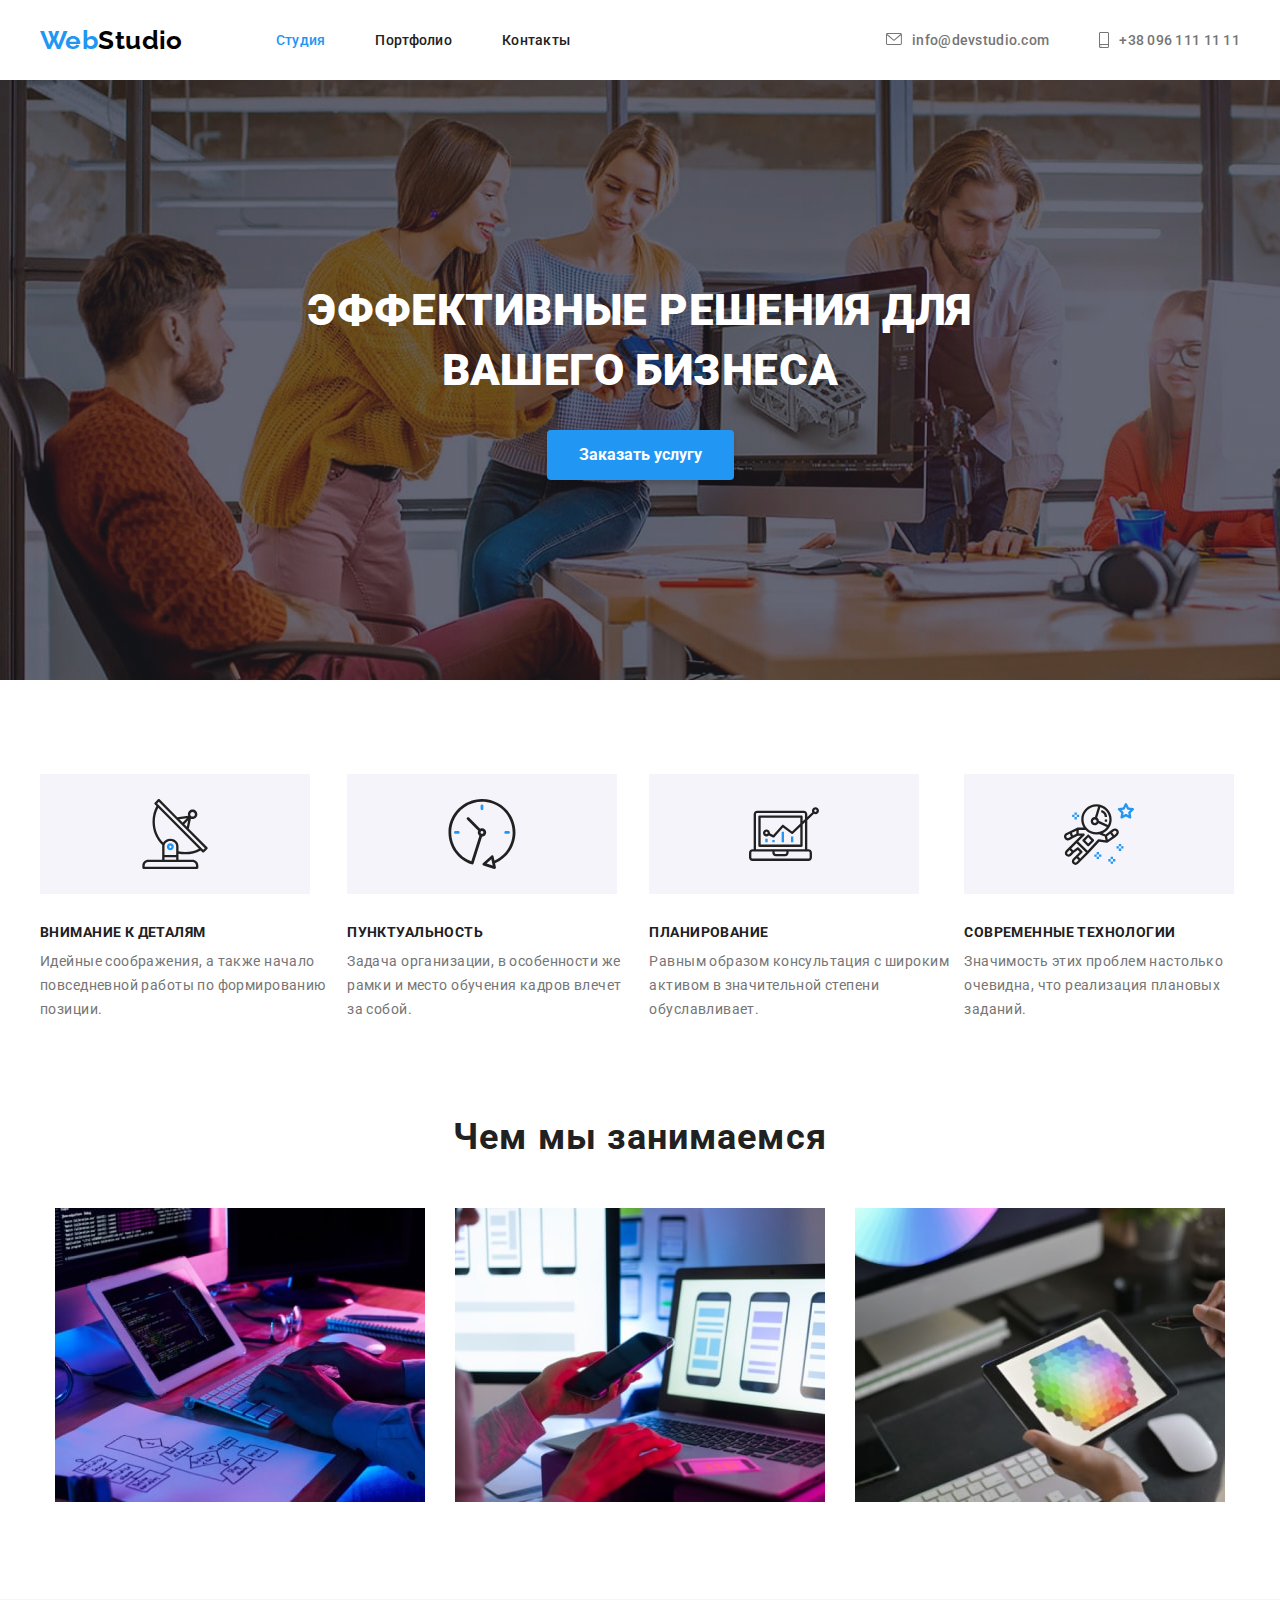
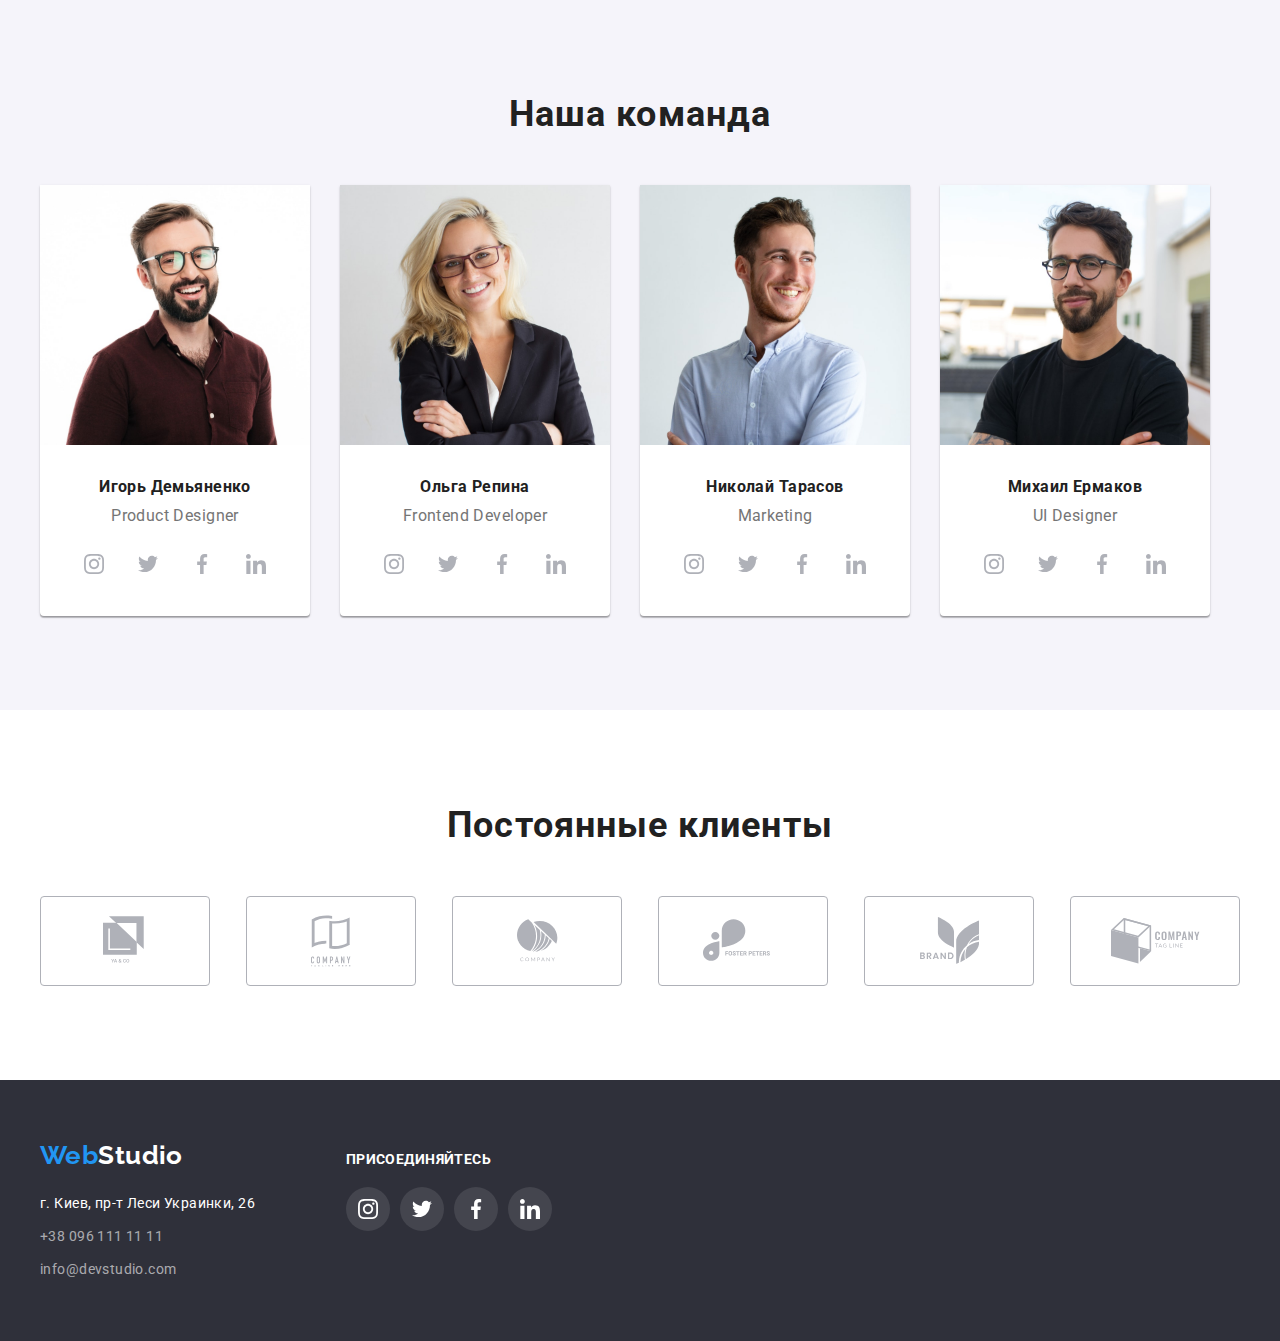
<file: index.html>
<!DOCTYPE html>
<html lang="ru">
<head>
    <meta charset="UTF-8">
    <meta name="viewport" content="width=device-width, initial-scale=1.0">
    <title>Document</title>
    <link rel="stylesheet" href="https://cdnjs.cloudflare.com/ajax/libs/modern-normalize/1.0.0/modern-normalize.min.css



">
<link href="https://fonts.googleapis.com/css2?family=Raleway:wght@700&family=Roboto:wght@400;500;700&display=swap"
    rel="stylesheet">
   <link rel="stylesheet" href="./css/style.css">
</head>
<body>
    
    <header class="header">

        <div class="container">
            <a class="logotyp" href="index.html">Web<span>Studio</span></a>
        <nav class="navigation">
            <ul class="main-nav">
                <li class="item"><a class="nav-link-active" href="index.html">Студия</a></li>
                <li class="item"><a class="nav-link" href="portfolio.html">Портфолио</a></li>
                <li class="item"><a class="nav-link" href="index.html">Контакты</a></li>
            </ul>
        </nav>
        <ul class="contacts">
            <li class="item tell">
            
                <a class="tel-link nav-link" href="mailto:info@devstudio.com">
                    
                        <svg class="icon-heder" width="16" height="14">
                            <use href="./images/sprite.svg#icon-envelope">
                            </use>
                        </svg>
                    
                info@devstudio.com</a></li>
            <li class="item mail">
            
                <a class="nav-link" href="tel:+380961111111">
                    
                        <svg class="icon-heder" width="10" height="16">
                            <use href="./images/sprite.svg#icon-smartphone">
                            </use>
                        </svg>
                           
                    +38 096 111 11 11</a></li>
        </ul>
        </div>
    </header>
    <main>
        <!--Hero-->
        <section class="hero">
            <div class="container">
                <div class="container-hero">
            <h1 class="hero-title">ЭФФЕКТИВНЫЕ РЕШЕНИЯ 
                
                ДЛЯ ВАШЕГО БИЗНЕСА</h1>
                
                <button type="button" class="button-on">Заказать услугу</button>
            
            </div>
            </div>
        </section>
        
        <section class="future-section">
            <div class="container">
        
            <h2 class="visually-hidden">Будущее</h2>
            <ul class="future"> 
               <li class="future-tittle"> 
                <div class="antenna">
                    <svg width="70" height="70">
                        <use href="./images/sprite.svg#icon-antenna">
                    
                        </use>
                    </svg>
                </div>
                <h3 class="subtittle">Внимание к деталям</h3>
                <p class="discription">Идейные соображения, 
                а также начало повседневной 
                работы по формированию позиции.</p>
                </li>
       
                <li class="future-tittle"> 
                    <div class="antenna">
                        <svg width="70" height="70">
                            <use href="./images/sprite.svg#icon-clock">
                        
                            </use>
                        </svg>
                    </div>
                    <h3 class="subtittle">Пунктуальность</h3>
                    <p class="discription">Задача организации,
                    в особенности же рамки
                    и место обучения кадров влечет за собой.
                    </p>
                </li>
        
                <li class="future-tittle">
                    <div class="antenna">
                        <svg width="70" height="70">
                            <use href="./images/sprite.svg#icon-diagram">
                        
                            </use>
                        </svg>
                    </div>
                    <h3 class="subtittle">Планирование</h3>
                    <p class="discription">Равным образом консультация
                    с широким активом в значительной
                    степени обуславливает.
                    </p>
                </li>
        
                <li class="future-tittle">
                    <div class="antenna">
                        <svg width="70" height="70">
                            <use href="./images/sprite.svg#icon-astronaut">
                        
                            </use>
                        </svg>
                    </div>
                    <h3 class="subtittle">Современные технологии</h3>
                    <p class="discription">Значимость этих проблем
                    настолько очевидна,
                    что реализация плановых заданий.
                    </p>
                </li>
                </ul>
        </div>
        </section>
    <section class="working">
        <div class="container">
        <h2 class="tittle">Чем мы занимаемся</h2>
        <ul class="work-type">
            <li class="link">
                <img class="doing-pic" src="./img/keyboarf.jpg" alt="человек печатает" width="370"></li>
            <li class="link">
                <img class="doing-pic" src="./img/smartfon.jpg" alt="человек работает на смартфоне" width="370"></li>
            <li class="link">
                <img class="doing-pic" src="./img/pc.jpg" alt="планшет и ноутбук" width="370"></li>
        </ul>
    </div>
    </section>
<section class="our-team">
    <div class="container">
        <h2 class="tittle">Наша команда</h2>
            <ul class="team">
            <li class="link-photo">
                <img class="photo" src="./img/Igor.jpg" alt="человек1" width="270">
                <div class="command">
                    <h3 class="name">Игорь Демьяненко</h3>
                    <p class="prof">Product Designer</p>
                    <ul class="social-link-list list">
                        <li class="social-link-item instagram">
                            <a class="social-link" href="" aria-label="иконка инстаграмма">
                                <svg class="cocial-svg" width="20" height="20">
                                    <use href="./images/sprite.svg#icon-instagram-2-1">
                    
                                    </use>
                                </svg>
                            </a>
                        </li>
                        <li class="social-link-item twitter">
                            <a class="social-link" href="" aria-label="иконка твиттера">
                                <svg class="cocial-svg" width="20" height="20">
                                    <use href="./images/sprite.svg#icon-twitter">
                    
                                    </use>
                                </svg>
                            </a>
                        </li>
                        <li class="social-link-item facebook">
                            <a class="social-link" href="" aria-label="иконка фейсбук">
                                <svg class="cocial-svg" width="20" height="20">
                                    <use href="./images/sprite.svg#icon-facebook">
                    
                                    </use>
                                </svg>
                            </a>
                        </li>
                        <li class="social-link-item linkedin">
                            <a class="social-link" href="" aria-label="иконка линкедин">
                                <svg class="cocial-svg" width="20" height="20">
                                    <use href="./images/sprite.svg#icon-linkedin">
                    
                                    </use>
                                </svg>
                            </a>
                        </li>
                    
                    </ul>
                    
                </div>
                </li>
                    
            <li class="link-photo">
                <img class="photo" src="./img/Olga.jpg" alt="человек2" width="270">
                <div class="command">
                    <h3 class="name">Ольга Репина</h3>
                    <p class="prof">Frontend Developer</p>
                    <ul class="social-link-list list">
                        <li class="social-link-item instagram">
                            <a class="social-link" href="" aria-label="иконка инстаграмма">
                                <svg class="cocial-svg" width="20" height="20">
                                    <use href="./images/sprite.svg#icon-instagram-2-1">
                    
                                    </use>
                                </svg>
                            </a>
                        </li>
                        <li class="social-link-item twitter">
                            <a class="social-link" href="" aria-label="иконка твиттера">
                                <svg class="cocial-svg" width="20" height="20">
                                    <use href="./images/sprite.svg#icon-twitter">
                    
                                    </use>
                                </svg>
                            </a>
                        </li>
                        <li class="social-link-item facebook">
                            <a class="social-link" href="" aria-label="иконка фейсбук">
                                <svg class="cocial-svg" width="20" height="20">
                                    <use href="./images/sprite.svg#icon-facebook">
                    
                                    </use>
                                </svg>
                            </a>
                        </li>
                        <li class="social-link-item linkedin">
                            <a class="social-link" href="" aria-label="иконка линкедин">
                                <svg class="cocial-svg" width="20" height="20">
                                    <use href="./images/sprite.svg#icon-linkedin">
                    
                                    </use>
                                </svg>
                            </a>
                        </li>
                    
                    </ul>
                    
                </div>
                </li>
                
            <li class="link-photo">
                <img class="photo" src="./img/Nikolaj.jpg" alt="человек3" width="270">
                <div class="command">
                    <h3 class="name">Николай Тарасов</h3>
                    <p class="prof">Marketing</p>
                    <ul class="social-link-list list">
                        <li class="social-link-item instagram">
                            <a class="social-link" href="" aria-label="иконка инстаграмма">
                                <svg class="cocial-svg" width="20" height="20">
                                    <use href="./images/sprite.svg#icon-instagram-2-1">
                    
                                    </use>
                                </svg>
                            </a>
                        </li>
                        <li class="social-link-item twitter">
                            <a class="social-link" href="" aria-label="иконка твиттера">
                                <svg class="cocial-svg" width="20" height="20">
                                    <use href="./images/sprite.svg#icon-twitter">
                    
                                    </use>
                                </svg>
                            </a>
                        </li>
                        <li class="social-link-item facebook">
                            <a class="social-link" href="" aria-label="иконка фейсбук">
                                <svg class="cocial-svg" width="20" height="20">
                                    <use href="./images/sprite.svg#icon-facebook">
                    
                                    </use>
                                </svg>
                            </a>
                        </li>
                        <li class="social-link-item linkedin">
                            <a class="social-link" href="" aria-label="иконка линкедин">
                                <svg class="cocial-svg" width="20" height="20">
                                    <use href="./images/sprite.svg#icon-linkedin">
                    
                                    </use>
                                </svg>
                            </a>
                        </li>
                    </ul>
                
                </div>
                </li>
                
            <li class="link-photo">
                <img class="photo" src="./img/Mikhail.jpg" alt="человек4" width="270">
                <div class="command">
                    <h3 class="name">Михаил Ермаков</h3>
                    <p class="prof">UI Designer</p>
                    <ul class="social-link-list list">
                        <li class="social-link-item instagram">
                            <a class="social-link" href="" aria-label="иконка инстаграмма">
                                <svg class="cocial-svg" width="20" height="20">
                                    <use href="./images/sprite.svg#icon-instagram-2-1">
                    
                                    </use>
                                </svg>
                            </a>
                        </li>
                        <li class="social-link-item twitter">
                            <a class="social-link" href="" aria-label="иконка твиттера">
                                <svg class="cocial-svg" width="20" height="20">
                                    <use href="./images/sprite.svg#icon-twitter">
                    
                                    </use>
                                </svg>
                            </a>
                        </li>
                        <li class="social-link-item facebook">
                            <a class="social-link" href="" aria-label="иконка фейсбук">
                                <svg class="cocial-svg" width="20" height="20">
                                    <use href="./images/sprite.svg#icon-facebook">
                    
                                    </use>
                                </svg>
                            </a>
                        </li>
                        <li class="social-link-item linkedin">
                            <a class="social-link" href="" aria-label="иконка линкедин">
                                <svg class="cocial-svg" width="20" height="20">
                                    <use href="./images/sprite.svg#icon-linkedin">
                    
                                    </use>
                                </svg>
                            </a>
                        </li>
                    </ul>
                
                </div>
                </li>
                
    </ul>
    </div>            
</section>
<!-- Постоянные клиенты -->
<section class="section ">
    <div class="container">
        <h2 class="tittle-clients">Постоянные клиенты</h2>
        <ul class="clients-list list">
            
                <li class="clients-list-item">
                    <a class="clients-list-link" href="">
                
                        <svg class="clients-list-link-svg client-first" width="45" height="50">
                            <use href="./images/sprite.svg#icon-logo"></use>
                        </svg>
                
                    </a></li>
            
            
                <li class="clients-list-item">
                
                    <a class="clients-list-link" href="">
                
                        <svg class="clients-list-link-svg client-second" width="40" height="52">
                            <use href="./images/sprite.svg#icon-logo-two"></use>
                        </svg>
                
                    </a></li>
            
                
               
            
                <li class="clients-list-item">
                
                    <a class="clients-list-link" href="">
                
                        <svg class="clients-list-link-svg client-third" width="41" height="43">
                            <use href="./images/sprite.svg#icon-logo-thre"></use>
                        </svg>
                
                    </a></li>
            
                
            
                <li class="clients-list-item">
                    <a class="clients-list-link" href="">
                
                        <svg class="clients-list-link-svg client-fourth" width="80" height="43">
                            <use href="./images/sprite.svg#icon-logo-four"></use>
                        </svg>
                
                    </a></li>
            
            
                <li class="clients-list-item">
                    <a class="clients-list-link" href="">
                
                        <svg class="clients-list-link-svg client-fifth" width="59" height="47">
                            <use href="./images/sprite.svg#icon-logo-five"></use>
                        </svg>
                
                    </a></li>
            
            
                <li class="clients-list-item">
                    <a class="clients-list-link" href="">
                
                        <svg class="clients-list-link-svg client-sixth" width="89" height="46">
                            <use href="./images/sprite.svg#icon-logo-six"></use>
                        </svg>
                
                    </a></li>
           
        </ul>
    </div>
</section>
</main>
<footer>
    <div class="container">
        
            <div class="footer-main">
    <a class="logotyp footer-logo" href="./index.html">Web<span class="brg-log">Studio</span></a>
    <address class="adress-footer">
        <p>г. Киев, пр-т Леси Украинки, 26</p> 
    </address>
    <ul class="contacts-footer">
    <li class="tel"><a href="tel:+380961111111">+38 096 111 11 11</a></li>
    <li class="mail"><a href="mailto:info@devstudio.com">info@devstudio.com</a></li>
    </ul>
</div>
        <div class="footer-secondary">
        <p class="join">Присоединяйтесь</p>
        <ul class="footer-list">
        <li class="footer-list-item instagram">
            <a class="social-link-footer" href="">
                <svg class="social-footer-svg instagram" width="20" height="20">
                    <use href="./images/sprite.svg#icon-instagram-2-1"></use>
                </svg>
            </a></li>
        <li class="footer-list-item twitter">
            <a class="social-link-footer" href="">
                <svg class="social-footer-svg twitter" width="20" height="20">
                    <use href="./images/sprite.svg#icon-twitter"></use>
                </svg>
            </a></li>
        <li class="footer-list-item facebook">
            <a class="social-link-footer" href="">
                <svg class="social-footer-svg facebook" width="20" height="20">
                    <use href="./images/sprite.svg#icon-facebook"></use>
                </svg>
            </a></li>
        <li class="footer-list-item linkedin">
            <a class="social-link-footer" href="">
                <svg class="social-footer-svg linkedin" width="20" height="20">
                    <use href="./images/sprite.svg#icon-linkedin"></use>
                </svg>
            </a></li>
            </ul>
            </div>
    
        
    
    </div>

    
</footer>

</body>

</html>
</file>
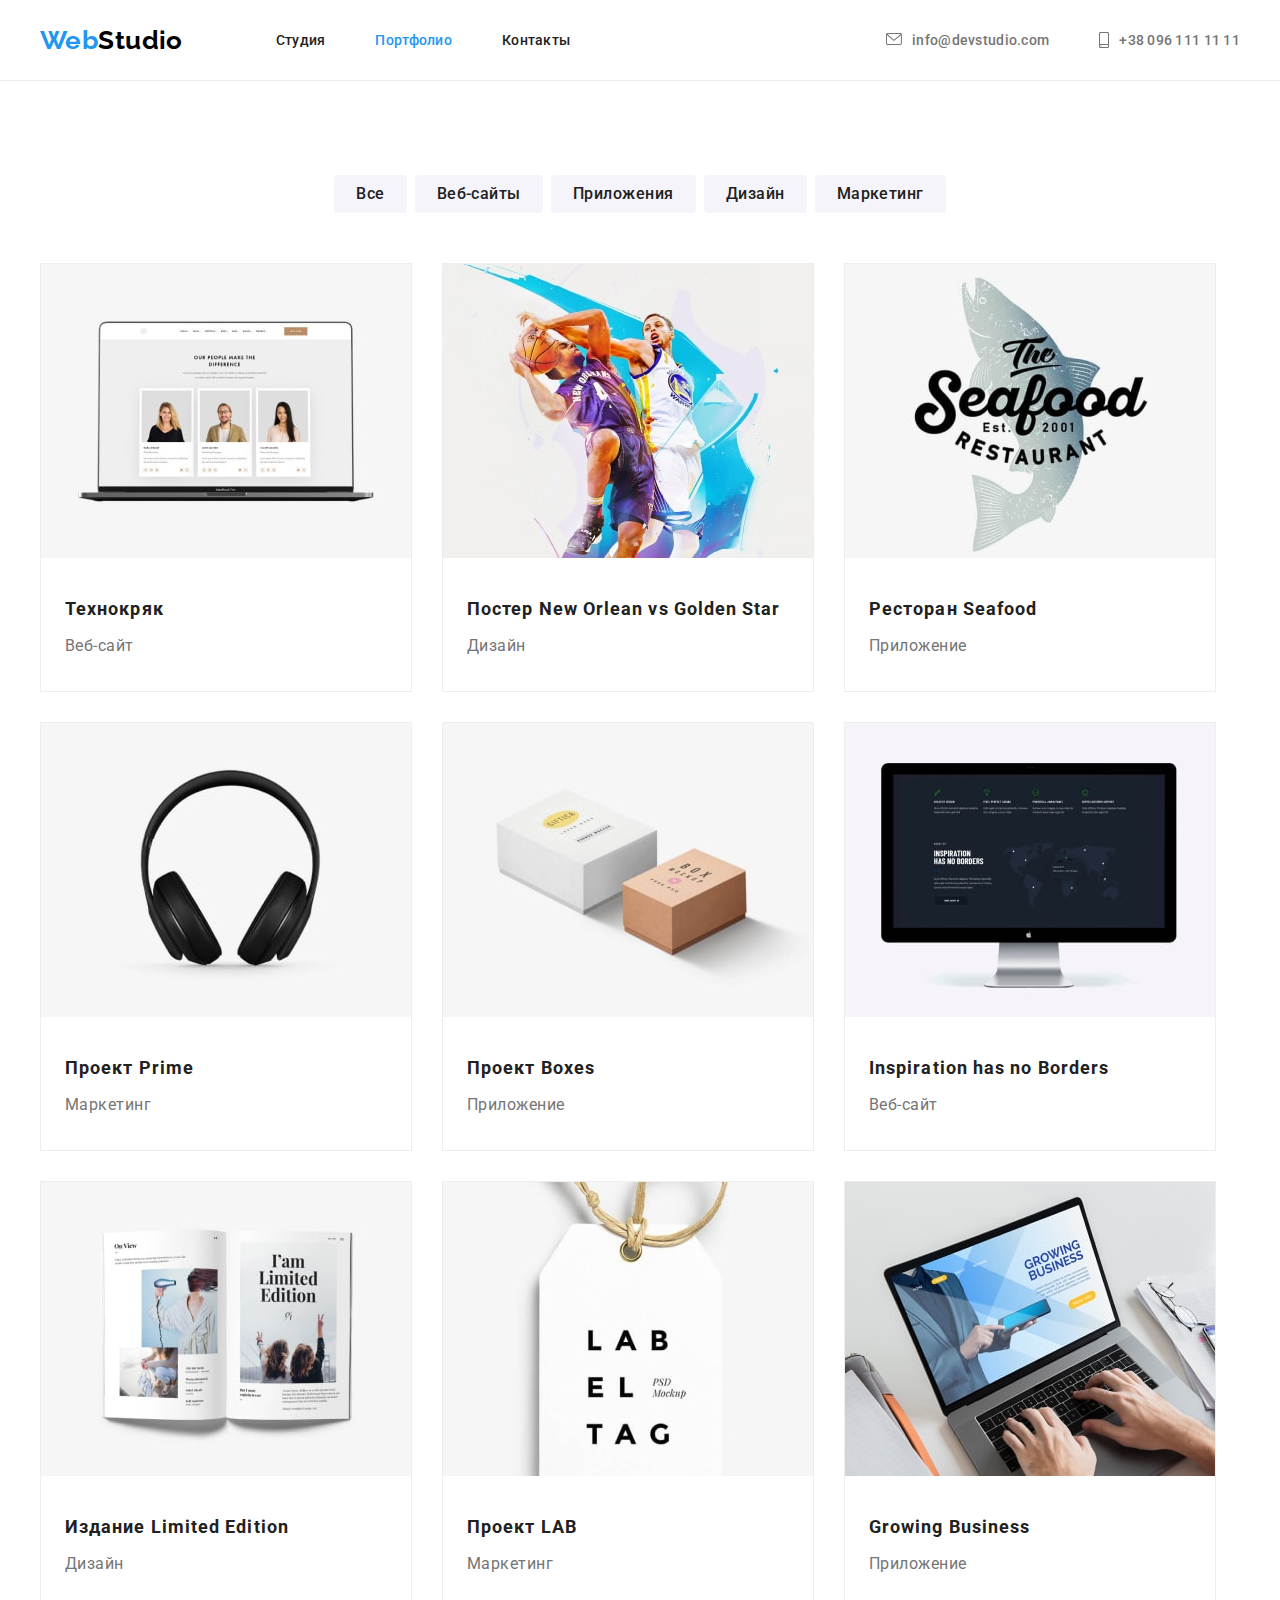
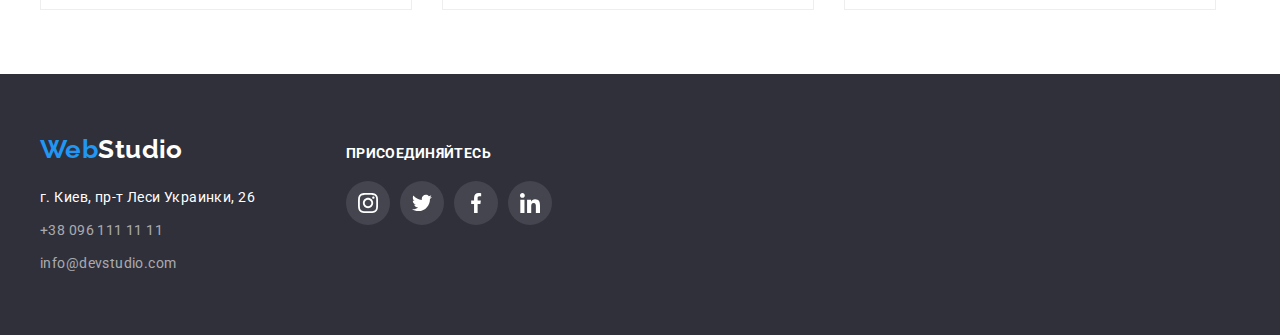
<file: portfolio.html>
<!DOCTYPE html>
<html lang="en">
<head>
    <meta charset="UTF-8">
    <meta name="viewport" content="width=device-width, initial-scale=1.0">
    <title>Document</title>
    <link rel="stylesheet" href="https://cdnjs.cloudflare.com/ajax/libs/modern-normalize/1.0.0/modern-normalize.min.css
    
    
    
    ">
    <link href="https://fonts.googleapis.com/css2?family=Raleway:wght@700&family=Roboto:wght@400;500;700&display=swap"
        rel="stylesheet">
    <link rel="stylesheet" href="./css/style.css">
</head>
<body>
   <!--навигация--> 
    <header class="header portfolio">
    
    <div class="container">
        <a class="logotyp" href="index.html">Web<span>Studio</span></a>
        <nav class="navigation">
            <ul class="main-nav">
                <li class="item"><a class="nav-link" href="index.html">Студия</a></li>
                <li class="item"><a class="nav-link-active" href="portfolio.html">Портфолио</a></li>
                <li class="item"><a class="nav-link" href="index.html">Контакты</a></li>
            </ul>
        </nav>
        <ul class="contacts">
            <li class="item tell">
    
                <a class="tel-link nav-link" href="mailto:info@devstudio.com">
    
                    <svg class="icon-heder" width="16" height="14">
                        <use href="./images/sprite.svg#icon-envelope">
                        </use>
                    </svg>
    
                    info@devstudio.com</a></li>
            <li class="item mail">
    
                <a class="nav-link" href="tel:+380961111111">
    
                    <svg class="icon-heder" width="10" height="16">
                        <use href="./images/sprite.svg#icon-smartphone">
                        </use>
                    </svg>
    
                    +38 096 111 11 11</a></li>
        </ul>
    </div>
    </header>
    <!--главная область-->
    <main>
        <section class="filtre">
            <div class="container">
                <h2 class="visually-hidden">Портфолио</h2>
            <ul class="filtre-buttons">
            <li class="button-next"><button class="filtre-button" type="button">Все</button></li>
            <li class="button-next"><button class="filtre-button" type="button">Веб-сайты</button></li>
            <li class="button-next"><button class="filtre-button" type="button">Приложения</button></li>
            <li class="button-next"><button class="filtre-button" type="button">Дизайн</button></li>
            <li class="button-next"><button class="filtre-button" type="button">Маркетинг</button></li>
            </ul>
        
        <ul class="work-expirience"> 
            <li class="work-link">
                <a href="">
                    <img src="./images/img.jpg" alt="люди на экране пк" width="370">
                        <div class="command-work">
                            <h3 class="work-expirience-tittle">Технокряк</h3>
                            <p class="work-expirience-text">Веб-сайт</p>
                        </div>
                        </a>
            </li>
            <li class="work-link">
                <a class="" href="">
                    <img src="./images/img(1).jpg" alt="люди играют в баскетбол" width="370">
                        <div class="command-work">
                            <h3 class="work-expirience-tittle">Постер New Orlean vs Golden Star</h3>
                            <p class="work-expirience-text">Дизайн</p>
                        </div>
                        </a>
            </li>
            <li class="work-link">
                <a href="">
                        <img src="./images/img(2).jpg" alt="логотип ресторана" width="370">
                        <div class="command-work">
                            <h3 class="work-expirience-tittle">Ресторан Seafood</h3>
                            <p class="work-expirience-text">Приложение</p>
                        </div>
                        </a>
            </li>
            <li class="work-link">
                <a href="">
                        <img src="./images/img(3).jpg" alt="наушники" width="370">
                        <div class="command-work"> 
                            <h3 class="work-expirience-tittle">Проект Prime</h3>
                            <p class="work-expirience-text">Маркетинг</p>
                        </div>
                        </a>
            </li>
            <li class="work-link">
                <a href="">
                        <img src="./images/img(4).jpg" alt="коробки" width="370">
                        <div class="command-work">
                            <h3 class="work-expirience-tittle">Проект Boxes</h3>
                            <p class="work-expirience-text">Приложение</p>
                        </div>
                        </a>
            </li>
            <li class="work-link">
                <a href="">
                        <img src="./images/img(5).jpg" alt="монитор компьютера" width="370">
                        <div class="command-work">
                            <h3 class="work-expirience-tittle">Inspiration has no Borders</h3>
                            <p class="work-expirience-text">Веб-сайт</p>
                        </div>
                        </a>
            </li>
            <li class="work-link">
                <a href="">
                        <img src="./images/img(6).jpg" alt="разворот книги" width="370">
                        <div class="command-work">
                            <h3 class="work-expirience-tittle">Издание Limited Edition</h3>
                            <p class="work-expirience-text">Дизайн</p>
                        </div>
                        </a>
            </li>
            <li class="work-link">
                <a href=""> 
                        <img src="./images/img(7).jpg" alt="этикетка" width="370">
                        <div class="command-work">
                            <h3 class="work-expirience-tittle">Проект LAB</h3>
                            <p class="work-expirience-text">Маркетинг</p>
                        </div>
                        </a>
            </li>
            <li class="work-link">
                <a href="">
                        <img src="./images/img(8).jpg" alt="человек печатает на пк" width="370">
                        <div class="command-work">
                            <h3 class="work-expirience-tittle">Growing Business</h3>
                            <p class="work-expirience-text">Приложение</p>
                        </div>
                        </a>
            </li>
        </ul>
        </div>
        </section>
    </main>
<footer>
    <div class="container">
    
        <div class="footer-main">
            <a class="logotyp footer-logo" href="./index.html">Web<span class="brg-log">Studio</span></a>
            <address class="adress-footer">
                <p>г. Киев, пр-т Леси Украинки, 26</p>
            </address>
            <ul class="contacts-footer">
                <li class="tel"><a href="tel:+380961111111">+38 096 111 11 11</a></li>
                <li class="mail"><a href="mailto:info@devstudio.com">info@devstudio.com</a></li>
            </ul>
        </div>
        <div class="footer-secondary">
            <p class="join">Присоединяйтесь</p>
            <ul class="footer-list">
                <li class="footer-list-item instagram">
                    <a class="social-link-footer" href="">
                        <svg class="social-footer-svg instagram" width="20" height="20">
                            <use href="./images/sprite.svg#icon-instagram-2-1"></use>
                        </svg>
                    </a></li>
                <li class="footer-list-item twitter">
                    <a class="social-link-footer" href="">
                        <svg class="social-footer-svg twitter" width="20" height="20">
                            <use href="./images/sprite.svg#icon-twitter"></use>
                        </svg>
                    </a></li>
                <li class="footer-list-item facebook">
                    <a class="social-link-footer" href="">
                        <svg class="social-footer-svg facebook" width="20" height="20">
                            <use href="./images/sprite.svg#icon-facebook"></use>
                        </svg>
                    </a></li>
                <li class="footer-list-item linkedin">
                    <a class="social-link-footer" href="">
                        <svg class="social-footer-svg linkedin" width="20" height="20">
                            <use href="./images/sprite.svg#icon-linkedin"></use>
                        </svg>
                    </a></li>
            </ul>
        </div>
    
    
    
    </div>


</footer>

    
</body>
</html>
</file>
<file: css/style.css>
/* основной цвет текста 757575 */
/* основной цвет заголовков  212121 */
/* основной цвет фона FFFFFF */
/* цвет ссылок и кнопок 2196F3 */
/* цвет фона герой, футтер 2F303A */
/* цвет фона секций, кнопок F5F4FA */
:root {
  --primary-text-color: #757575;
  --title-text-color: #212121;
  --button-link-color: #2196f3;
  --futter-hero-bgc: #2f303a;
  --section-bgc: #f5f4fa;
  --main-text-color: #ffffff;
  --primary-bgr: #ffffff;
}
a {
  text-decoration: none;
  display: block;
}

li {
  list-style: none;
}
ul {
  margin-top: 0;
  margin-bottom: 0;
  padding-left: 0;
}
p,
h1,
h2,
h3 {
  margin-top: 0;
  margin-bottom: 0;
}
body {
  background-color: var(--primary-bgr);
  color: var(--primary-text-color);
  position: relative;
  letter-spacing: 0.03em;
  font-weight: normal;
  font-size: 14px;
  font-family: "Roboto";
}
.container {
  width: 1230px;
  margin-left: auto;
  margin-right: auto;
  padding-left: 15px;
  padding-right: 15px;
}
/* header*/

.header {
  background-color: var(--primary-bgr);
}
.header > .container {
  display: flex;
  align-items: center;
}
.logotyp {
  margin-right: 93px;
  margin-top: 0;
  margin-bottom: 0;

  font-family: "Raleway";
  font-style: normal;
  font-weight: bold;
  font-size: 26px;
  line-height: 31px;
  color: var(--button-link-color);
}
.logotyp span {
  color: #000000;
}
.footer-logo {
  margin-bottom: 20px;
}
.navigation .nav-link-active {
  color: var(--button-link-color);
}
.nav-link-active {
  padding-top: 32px;
  padding-bottom: 32px;
  font-style: normal;
  font-weight: 500;
  font-size: 14px;
  line-height: 16px;
  letter-spacing: 0.02em;
}
.navigation .nav-link {
  color: var(--title-text-color);
}
.contacts a {
  color: var(--primary-text-color);
}
.nbn {
  display: flex;

  align-items: baseline;
  padding-right: 10px;
}
.contacts a:hover,
.main-nav a:hover,
.contacts-footer a:hover,
.contacts a:focus,
.main-nav a:focus,
.contacts-footer a:focus {
  color: var(--button-link-color);
}
.main-nav {
  display: flex;
}
.main-nav > .item:not(:last-child) {
  margin-right: 50px;
}

.tell {
  margin-right: 50px;
}
.nav-link {
  padding-top: 32px;
  padding-bottom: 32px;
  display: inline-flex;
  font-weight: 500;
  font-size: 14px;
  line-height: 16px;
  letter-spacing: 0.02em;
}
.contacts {
  display: flex;
  font-size: 14px;
  margin-left: auto;
  align-items: center;
}
.icon-heder {
  margin-right: 10px;
  fill: currentColor;
}

/*Hero*/
.container-hero {
  text-align: center;
  margin-left: auto;
  margin-right: auto;
  width: 696px;
}
.hero {
  background-color: var(--futter-hero-bgc);
  background-image: linear-gradient(
      to right,
      rgba(47, 48, 58, 0.4),
      rgba(47, 48, 58, 0.4)
    ),
    url("../images/Img\ 2.jpg");
  background-size: cover;
}
.hero-title {
  color: var(--main-text-color);
  font-style: normal;
  font-weight: 900;
  font-size: 44px;
  line-height: 60px;
  text-align: center;

  margin-bottom: 30px;
}
.hero .container {
  padding-top: 200px;
  padding-bottom: 200px;
  text-align: center;
}

.button-on {
  margin: 0;
  cursor: pointer;
  padding: 10px 32px;
  border-style: none;
  outline: none;
  color: var(--main-text-color);
  background-color: var(--button-link-color);
  font-weight: bold;
  font-size: 16px;
  line-height: 1.87;
  border-radius: 4px;
  box-shadow: 0px 4px 4px rgba(0, 0, 0, 0.15);
  border-radius: 4px;
}
.button-on:focus,
.button-on:hover {
  color: var(--main-text-color);
}
h2,
h3 {
  color: var(--title-text-color);
}

/*future*/
.antenna {
  display: flex;
  justify-content: center;
  align-items: center;
  width: 270px;
  height: 120px;
  margin-bottom: 30px;
  background-color: var(--section-bgc);
}
.visually-hidden {
  position: absolute;
  clip: rect(0 0 0 0);
  width: 1px;
  height: 1px;
  margin: -1px;
}
.future-section {
  padding-top: 94px;
  padding-bottom: 0;
  display: block;
}
.future {
  display: flex;
  margin: 0;
  padding: 0;
}
.future-tittle:not(:last-child) {
  margin-right: 10px;
}
.subtittle {
  margin-bottom: 10px;

  font-weight: bold;
  font-size: 14px;
  line-height: 16px;
  letter-spacing: 0.03em;
  text-transform: uppercase;
  color: var(--title-text-color);
}
.discription {
  line-height: 1.71;
}
.work-type {
  display: flex;
  justify-content: center;
}
.work-type > .link:not(:last-child) {
  margin-right: 30px;
}
.tittle {
  margin-bottom: 50px;
  text-align: center;
  font-size: 36px;
  line-height: 42px;

  letter-spacing: 0.03em;
}
.working {
  display: block;
  padding-top: 94px;
  padding-bottom: 94px;
}

/*Наша команда*/
.our-team {
  display: block;
  padding-top: 94px;
  padding-bottom: 94px;

  background-color: var(--section-bgc);
}

.team {
  display: flex;
}
.team > .link-photo:not(:last-child) {
  margin-right: 30px;
}
.link-photo {
  box-shadow: 0px 1px 3px rgba(0, 0, 0, 0.12), 0px 1px 1px rgba(0, 0, 0, 0.14),
    0px 2px 1px rgba(0, 0, 0, 0.2);
  border-radius: 0px 0px 4px 4px;
  background-color: var(--primary-bgr);
}
.photo {
  margin-top: 0;
  margin-bottom: 0;
}
.command {
  padding-top: 30px;
  margin-bottom: 30px;
}

.name {
  margin-bottom: 10px;
}

.name,
.prof {
  font-size: 16px;
  line-height: 1.18;
  text-align: center;
}
.prof {
  margin-bottom: 16px;
}

.social-link-item {
  display: inline-block;
  width: 44px;
  height: 44px;
  background-position: center;
  background-color: var(--main-text-color);
}

.social-link {
  display: flex;
  width: 44px;
  height: 44px;
  align-items: center;
  justify-content: center;
}

.social-link:hover,
.social-link:focus {
  border-radius: 50%;
  fill: var(--main-text-color);
  background-color: var(--button-link-color);
  filter: drop-shadow(0px 4px 4px rgba(0, 0, 0, 0.25));
}

.social-link {
  fill: #afb1b8;
}

.social-link-list {
  display: flex;
  justify-content: space-between;
  padding-left: 0px;

  margin-left: auto;
  margin-right: auto;
  width: 206px;
}

/* Постоянные клиенты */
.section .container {
  padding-bottom: 94px;
  padding-top: 94px;
}

.clients-list-item {
  border: 1px solid #afb1b8;
  box-sizing: border-box;
  width: 170px;
  height: 90px;
  border-radius: 4px;
  display: flex;
  align-items: center;
  justify-content: center;
}
.clients-list {
  display: flex;
  padding-left: 0;
  justify-content: space-between;
  margin-top: 0;
  margin-bottom: 0;
}
.tittle-clients {
  margin-bottom: 50px;
  text-align: center;
  font-size: 36px;
  line-height: 42px;

  letter-spacing: 0.03em;
}
.clients-list-item:hover,
.clients-list-item:focus {
  cursor: pointer;
  border-color: var(--button-link-color);
}
.clients-list-link-svg {
  fill: #afb1b8;
}
.clients-list-link {
  width: 170px;
  height: 90px;
  display: flex;
  align-items: center;
  justify-content: center;
}
.clients-list-link:hover .clients-list-link-svg,
.clients-list-link:focus .clients-list-link-svg {
  fill: var(--button-link-color);
}

/*footer*/

.footer-logo {
  display: inline-block;
}
footer {
  background-color: var(--futter-hero-bgc);
}

footer .logotyp span {
  color: var(--main-text-color);
}
.adress-footer,
.contacts-footer {
  display: block;
  line-height: 1.71;
}
.adress-footer {
  font-style: normal;
  color: var(--main-text-color);
  font-size: 14px;
  line-height: 24px;
  letter-spacing: 0.03em;
  margin-bottom: 9px;
}

.contacts-footer a {
  padding: 0;
  margin: 0;

  color: rgba(255, 255, 255, 0.6);
  font-size: 14px;
  line-height: 24px;
  letter-spacing: 0.03em;
}
.contacts-footer {
  display: inline-block;
}
.tel {
  margin-bottom: 9px;
  margin-top: 0;
}

.social-footer-svg {
  fill: var(--primary-bgr);
}
.footer-one {
  display: block;
  margin-right: 0;
  height: 200;
}
.footer-two {
  display: block;
}
.footer-list {
  display: flex;
  justify-content: center;
  padding-left: 0;
  margin-top: 20px;
  margin-bottom: 0;
}
.social-link-footer {
  display: flex;
  width: 100%;
  height: 100%;
  align-items: center;
  justify-content: center;
}
.footer-list-item:not(:last-child) {
  margin-right: 10px;
}
.footer-list-item {
  display: inline-block;
  width: 44px;
  height: 44px;
  background-position: center;
  background-color: rgba(255, 255, 255, 0.1);
  border-radius: 50%;
}
.footer-list-item.instagram:hover,
.footer-list-item.twitter:hover,
.footer-list-item.facebook:hover,
.footer-list-item.linkedin:hover,
.footer-list-item.instagram:focus,
.footer-list-item.twitter:focus,
.footer-list-item.facebook:focus,
.footer-list-item.linkedin:focus {
  background-color: var(--button-link-color);
}
.join {
  margin-top: 0;
  margin-bottom: 0px;
  font-weight: bold;
  font-size: 14px;
  line-height: 16px;
  letter-spacing: 0.03em;
  text-transform: uppercase;
  color: var(--main-text-color);
}
footer .container {
  display: flex;
  align-items: baseline;
}
.footer-main {
  display: inline-block;
  margin-right: 70px;
}
.footer-secondary {
  display: inline-block;
}
footer .container {
  display: flex;

  padding-bottom: 60px;
  padding-top: 60px;
}
.footer-list {
  display: flex;
  justify-content: center;
  padding-left: 0;
  margin-top: 20px;
  margin-bottom: 0;
}
/*portfolio*/
.portfolio {
  border-bottom: 1px solid #ececec;
}
.filtre {
  padding-top: 94px;
  padding-bottom: 94px;
}
.filtre-buttons {
  display: flex;
  justify-content: center;
  margin-bottom: 34px;

  height: 54px;
}
.filtre-buttons > .button-next:not(:last-child) {
  margin-right: 8px;
}
.filtre-button {
  cursor: pointer;
  font-weight: 500;
  font-size: 16px;
  line-height: 1.62;
  letter-spacing: 0.03em;
  border-radius: 4px;
  border-style: none;
  outline: none;
  text-align: center;
  font-family: Roboto;
  color: var(--title-text-color);
  background-color: var(--section-bgc);
  padding: 6px 22px;
}

.filtre-button:hover,
.filtre-button:focus {
  filter: drop-shadow(0px 4px 4px rgba(0, 0, 0, 0.25));
  color: var(--main-text-color);
  background-color: #2196f3;
}
.work-link {
  margin-bottom: 30px;
  margin-right: 30px;
  flex-basis: calc(100% / 3 - 60px);
  border: 1px solid #eeeeee;
}
.work-link:hover,
.work-link:focus {
  box-shadow: 1px 4px 6px rgba(0, 0, 0, 0.16), 0px 4px 4px rgba(0, 0, 0, 0.06),
    0px 1px 1px rgba(0, 0, 0, 0.12);
}
.work-link:nth-child(3n) {
  margin-right: 0;
}
.work-link:nth-last-child(-n + 3) {
  margin-bottom: 0;
}

.work-expirience {
  margin-bottom: -30px;
  margin-right: -30px;
  display: flex;
  flex-wrap: wrap;
}
.work-expirience-tittle {
  margin-bottom: 4px;

  font-style: normal;
  font-weight: bold;
  font-size: 18px;
  line-height: 36px;
  letter-spacing: 0.06em;
  color: var(--title-text-color);
}

.work-expirience-text {
  font-style: normal;
  font-weight: normal;
  font-size: 16px;
  line-height: 30px;
  letter-spacing: 0.03em;
  color: var(--primary-text-color);
}
.command-work {
  padding-top: 30px;
  padding-bottom: 30px;
  padding-left: 24px;
}

.work-expirience:hover,
.work-expirience:focus {
  color: var(--main-text-color);
}
</file>
